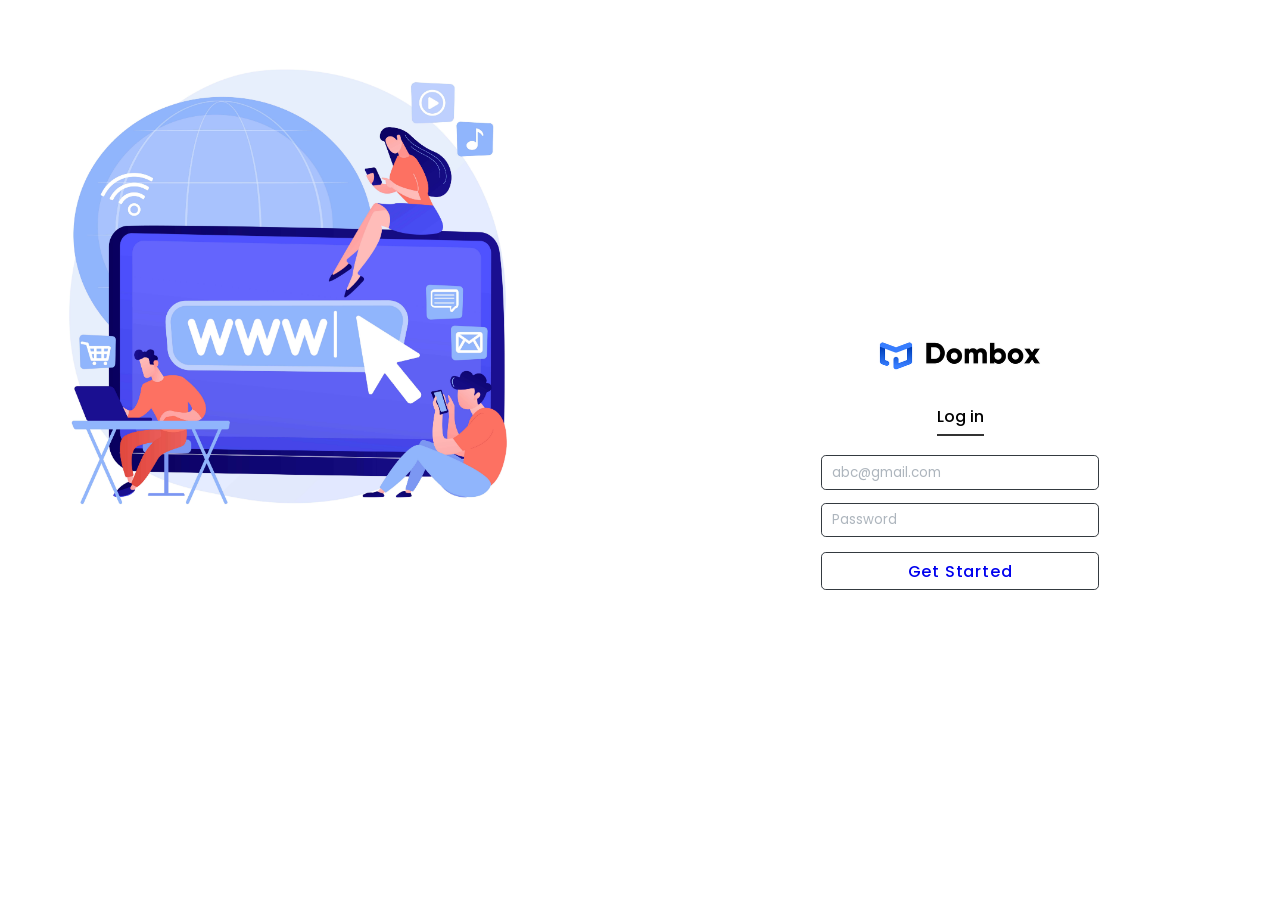
<file: HTML/login.html>
<!DOCTYPE html>
<html lang="en">
  <head>
    <meta charset="UTF-8" />
    <meta name="viewport" content="width=device-width, initial-scale=1.0" />
    <link rel="stylesheet" href="/CSS/login.css" />
    <link rel="preconnect" href="https://fonts.googleapis.com" />
    <link rel="preconnect" href="https://fonts.gstatic.com" crossorigin />
    <link
      href="https://fonts.googleapis.com/css2?family=Poppins:wght@300;400;500&display=swap"
      rel="stylesheet"
    />
    <link
      rel="shortcut icon"
      href="/Images/Favicon/favicon.png"
      type="image/x-icon"
    />
    <title>Dombox &mdash; login/Signup</title>
  </head>
  <body>
    <div class="container">
      <img src="/Images/login-img.jpg" alt="" class="login-img" />
      <div class="login-panel">
        <img src="/Images/Logo/dombox-white.png" alt="" class="logo" />
        <h4>Log in</h4>
        <input type="email" placeholder="abc@gmail.com" class="input" />
        <input type="password" placeholder="Password" class="input" />
        <a href="index.html" target="_blank">Get Started</a>
      </div>
    </div>
  </body>
</html>
</file>
<file: CSS/login.css>
* {
  margin: 0;
  padding: 0;
  box-sizing: border-box;
}
body {
  font-family: "Poppins";
}
.container {
  display: grid;
  grid-template-columns: 1fr 1fr;
  height: 100vh;
}
.login-img {
  width: 90%;
}
.login-panel {
  display: flex;
  flex-direction: column;
  justify-content: center;
  align-items: center;
}
.login-panel h4 {
  font-weight: 500;
  border-bottom: 2px solid #333;
  padding-bottom: 0.3rem;
  margin-bottom: 0.8rem;
}
.logo {
  width: 40%;
}
.input {
  margin: 0.4rem 0;
  padding: 0.4rem 0.6rem;
  font-family: inherit;
  color: #343a40;
  border-radius: 0.3rem;
  border: 1px solid #343a40;
}
::placeholder {
  font-family: inherit;
  color: #adb5bd;
}
a {
  padding: 0.4rem 0.6rem;
  height: 2.4rem;
  width: 17.4rem;
  margin: 0.5rem 0;
  border: 1px solid #343a40;
  background-color: #fff;
  border-radius: 0.3rem;
  transition: all 0.3s;
  text-decoration: none;
  font-family: inherit;
  text-align: center;
  font-weight: 500;
  letter-spacing: 0.05rem;
}
a:hover {
  background-color: #377dff;
  color: #fff;
  border: 1px solid #377dff;
}
</file>
